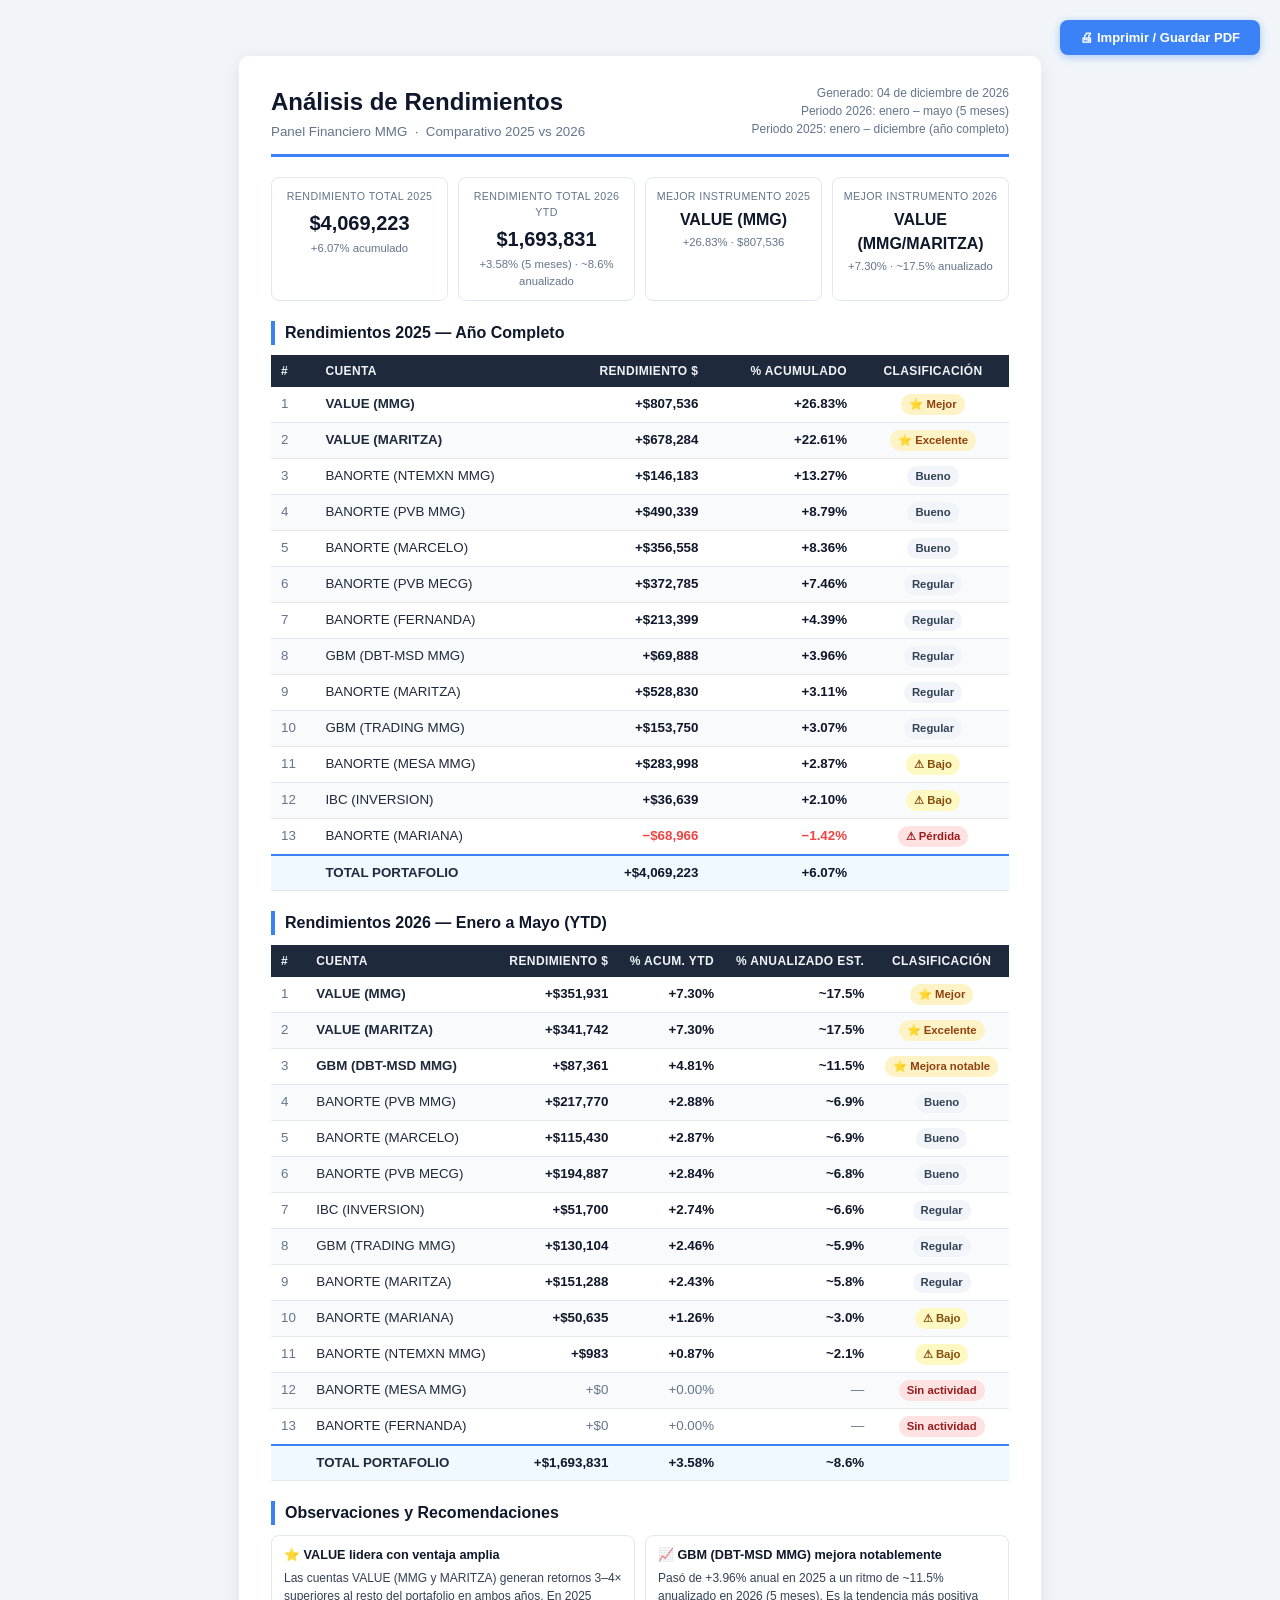
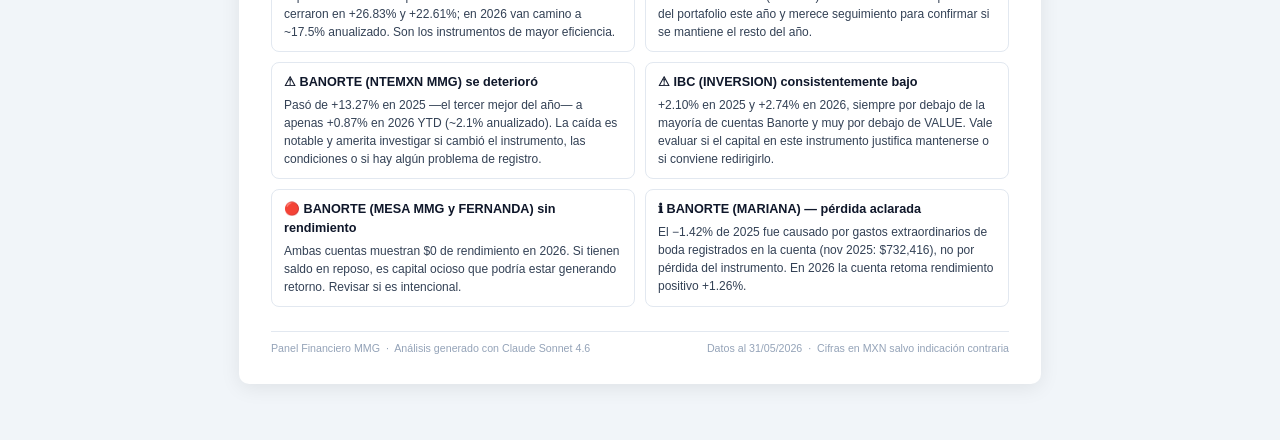
<file: reporte-rendimientos-2025-2026.html>
<!DOCTYPE html>
<html lang="es">
<head>
  <meta charset="UTF-8">
  <title>Análisis de Rendimientos 2025–2026</title>
  <style>
    @page {
      size: Letter;
      margin: 18mm 18mm 18mm 18mm;
    }
    * { box-sizing: border-box; margin: 0; padding: 0; }
    body {
      font-family: 'Segoe UI', Arial, sans-serif;
      font-size: 11pt;
      color: #1e293b;
      background: #fff;
      line-height: 1.5;
    }

    /* ── Header ── */
    .report-header {
      display: flex;
      align-items: flex-start;
      justify-content: space-between;
      border-bottom: 3px solid #3b82f6;
      padding-bottom: 12px;
      margin-bottom: 20px;
    }
    .report-header h1 {
      font-size: 18pt;
      font-weight: 800;
      color: #0f172a;
    }
    .report-header .subtitle {
      font-size: 10pt;
      color: #64748b;
      margin-top: 2px;
    }
    .report-header .meta {
      text-align: right;
      font-size: 9pt;
      color: #64748b;
    }

    /* ── Section titles ── */
    .section-title {
      font-size: 12pt;
      font-weight: 700;
      color: #0f172a;
      margin: 20px 0 10px;
      padding-left: 10px;
      border-left: 4px solid #3b82f6;
    }

    /* ── Tables ── */
    table {
      width: 100%;
      border-collapse: collapse;
      font-size: 10pt;
      margin-bottom: 16px;
    }
    thead th {
      background: #1e293b;
      color: #f1f5f9;
      font-weight: 700;
      padding: 7px 10px;
      text-align: left;
      font-size: 9pt;
      text-transform: uppercase;
      letter-spacing: 0.4px;
    }
    thead th.right { text-align: right; }
    thead th.center { text-align: center; }
    tbody tr:nth-child(even) { background: #f8fafc; }
    tbody tr:hover { background: #eff6ff; }
    tbody td {
      padding: 7px 10px;
      border-bottom: 1px solid #e2e8f0;
      vertical-align: middle;
    }
    tbody td.right { text-align: right; font-variant-numeric: tabular-nums; }
    tbody td.center { text-align: center; }

    /* ── Value colors ── */
    .pos  { color: #0f172a; font-weight: 700; }
    .neg  { color: #ef4444; font-weight: 700; }
    .muted { color: #64748b; }
    .badge {
      display: inline-block;
      padding: 2px 8px;
      border-radius: 10px;
      font-size: 8.5pt;
      font-weight: 700;
    }
    .badge-gold   { background: #fef3c7; color: #92400e; }
    .badge-silver { background: #f1f5f9; color: #334155; }
    .badge-red    { background: #fee2e2; color: #991b1b; }
    .badge-warn   { background: #fef9c3; color: #854d0e; }

    /* ── Observations ── */
    .obs-grid {
      display: grid;
      grid-template-columns: 1fr 1fr;
      gap: 10px;
      margin-bottom: 16px;
    }
    .obs-card {
      border: 1px solid #e2e8f0;
      border-radius: 8px;
      padding: 10px 12px;
    }
    .obs-card .obs-title {
      font-size: 9.5pt;
      font-weight: 700;
      color: #0f172a;
      margin-bottom: 4px;
    }
    .obs-card .obs-body {
      font-size: 9pt;
      color: #334155;
      line-height: 1.5;
    }

    /* ── Summary KPIs ── */
    .kpi-row {
      display: grid;
      grid-template-columns: repeat(4, 1fr);
      gap: 10px;
      margin-bottom: 20px;
    }
    .kpi-card {
      border: 1px solid #e2e8f0;
      border-radius: 8px;
      padding: 10px;
      text-align: center;
    }
    .kpi-label { font-size: 8pt; color: #64748b; text-transform: uppercase; letter-spacing: 0.4px; margin-bottom: 4px; }
    .kpi-value { font-size: 15pt; font-weight: 800; color: #0f172a; }
    .kpi-sub   { font-size: 8.5pt; color: #64748b; margin-top: 2px; }

    /* ── Footer ── */
    .report-footer {
      border-top: 1px solid #e2e8f0;
      padding-top: 8px;
      margin-top: 24px;
      font-size: 8pt;
      color: #94a3b8;
      display: flex;
      justify-content: space-between;
    }

    /* ── Print ── */
    @media print {
      body { font-size: 10pt; }
      .no-print { display: none; }
      .obs-grid { grid-template-columns: 1fr 1fr; }
    }

    /* ── Screen only ── */
    @media screen {
      body { max-width: 850px; margin: 32px auto; padding: 24px; background: #f1f5f9; }
      .page { background: #fff; padding: 28px 32px; border-radius: 10px; box-shadow: 0 4px 20px rgba(0,0,0,0.08); }
      .print-btn {
        position: fixed;
        top: 20px;
        right: 20px;
        background: #3b82f6;
        color: #fff;
        border: none;
        padding: 10px 20px;
        border-radius: 8px;
        font-size: 13px;
        font-weight: 700;
        cursor: pointer;
        box-shadow: 0 2px 8px rgba(59,130,246,0.4);
      }
      .print-btn:hover { background: #2563eb; }
    }
  </style>
</head>
<body>

<button class="print-btn no-print" onclick="window.print()">🖨 Imprimir / Guardar PDF</button>

<div class="page">

  <!-- Header -->
  <div class="report-header">
    <div>
      <h1>Análisis de Rendimientos</h1>
      <div class="subtitle">Panel Financiero MMG &nbsp;·&nbsp; Comparativo 2025 vs 2026</div>
    </div>
    <div class="meta">
      <div>Generado: <script>document.write(new Date().toLocaleDateString('es-MX',{day:'2-digit',month:'long',year:'numeric'}))</script></div>
      <div>Periodo 2026: enero – mayo (5 meses)</div>
      <div>Periodo 2025: enero – diciembre (año completo)</div>
    </div>
  </div>

  <!-- KPIs -->
  <div class="kpi-row">
    <div class="kpi-card">
      <div class="kpi-label">Rendimiento Total 2025</div>
      <div class="kpi-value pos">$4,069,223</div>
      <div class="kpi-sub">+6.07% acumulado</div>
    </div>
    <div class="kpi-card">
      <div class="kpi-label">Rendimiento Total 2026 YTD</div>
      <div class="kpi-value pos">$1,693,831</div>
      <div class="kpi-sub">+3.58% (5 meses) · ~8.6% anualizado</div>
    </div>
    <div class="kpi-card">
      <div class="kpi-label">Mejor instrumento 2025</div>
      <div class="kpi-value" style="font-size:12pt;color:#0f172a;">VALUE (MMG)</div>
      <div class="kpi-sub">+26.83% · $807,536</div>
    </div>
    <div class="kpi-card">
      <div class="kpi-label">Mejor instrumento 2026</div>
      <div class="kpi-value" style="font-size:12pt;color:#0f172a;">VALUE (MMG/MARITZA)</div>
      <div class="kpi-sub">+7.30% · ~17.5% anualizado</div>
    </div>
  </div>

  <!-- Tabla 2025 -->
  <div class="section-title">Rendimientos 2025 — Año Completo</div>
  <table>
    <thead>
      <tr>
        <th>#</th>
        <th>Cuenta</th>
        <th class="right">Rendimiento $</th>
        <th class="right">% Acumulado</th>
        <th class="center">Clasificación</th>
      </tr>
    </thead>
    <tbody>
      <tr>
        <td class="muted">1</td>
        <td><strong>VALUE (MMG)</strong></td>
        <td class="right pos">+$807,536</td>
        <td class="right pos">+26.83%</td>
        <td class="center"><span class="badge badge-gold">⭐ Mejor</span></td>
      </tr>
      <tr>
        <td class="muted">2</td>
        <td><strong>VALUE (MARITZA)</strong></td>
        <td class="right pos">+$678,284</td>
        <td class="right pos">+22.61%</td>
        <td class="center"><span class="badge badge-gold">⭐ Excelente</span></td>
      </tr>
      <tr>
        <td class="muted">3</td>
        <td>BANORTE (NTEMXN MMG)</td>
        <td class="right pos">+$146,183</td>
        <td class="right pos">+13.27%</td>
        <td class="center"><span class="badge badge-silver">Bueno</span></td>
      </tr>
      <tr>
        <td class="muted">4</td>
        <td>BANORTE (PVB MMG)</td>
        <td class="right pos">+$490,339</td>
        <td class="right pos">+8.79%</td>
        <td class="center"><span class="badge badge-silver">Bueno</span></td>
      </tr>
      <tr>
        <td class="muted">5</td>
        <td>BANORTE (MARCELO)</td>
        <td class="right pos">+$356,558</td>
        <td class="right pos">+8.36%</td>
        <td class="center"><span class="badge badge-silver">Bueno</span></td>
      </tr>
      <tr>
        <td class="muted">6</td>
        <td>BANORTE (PVB MECG)</td>
        <td class="right pos">+$372,785</td>
        <td class="right pos">+7.46%</td>
        <td class="center"><span class="badge badge-silver">Regular</span></td>
      </tr>
      <tr>
        <td class="muted">7</td>
        <td>BANORTE (FERNANDA)</td>
        <td class="right pos">+$213,399</td>
        <td class="right pos">+4.39%</td>
        <td class="center"><span class="badge badge-silver">Regular</span></td>
      </tr>
      <tr>
        <td class="muted">8</td>
        <td>GBM (DBT-MSD MMG)</td>
        <td class="right pos">+$69,888</td>
        <td class="right pos">+3.96%</td>
        <td class="center"><span class="badge badge-silver">Regular</span></td>
      </tr>
      <tr>
        <td class="muted">9</td>
        <td>BANORTE (MARITZA)</td>
        <td class="right pos">+$528,830</td>
        <td class="right pos">+3.11%</td>
        <td class="center"><span class="badge badge-silver">Regular</span></td>
      </tr>
      <tr>
        <td class="muted">10</td>
        <td>GBM (TRADING MMG)</td>
        <td class="right pos">+$153,750</td>
        <td class="right pos">+3.07%</td>
        <td class="center"><span class="badge badge-silver">Regular</span></td>
      </tr>
      <tr>
        <td class="muted">11</td>
        <td>BANORTE (MESA MMG)</td>
        <td class="right pos">+$283,998</td>
        <td class="right pos">+2.87%</td>
        <td class="center"><span class="badge badge-warn">⚠ Bajo</span></td>
      </tr>
      <tr>
        <td class="muted">12</td>
        <td>IBC (INVERSION)</td>
        <td class="right pos">+$36,639</td>
        <td class="right pos">+2.10%</td>
        <td class="center"><span class="badge badge-warn">⚠ Bajo</span></td>
      </tr>
      <tr>
        <td class="muted">13</td>
        <td>BANORTE (MARIANA)</td>
        <td class="right neg">−$68,966</td>
        <td class="right neg">−1.42%</td>
        <td class="center"><span class="badge badge-red">⚠ Pérdida</span></td>
      </tr>
      <tr style="background:#f0f9ff;font-weight:700;border-top:2px solid #3b82f6;">
        <td></td>
        <td>TOTAL PORTAFOLIO</td>
        <td class="right pos">+$4,069,223</td>
        <td class="right pos">+6.07%</td>
        <td></td>
      </tr>
    </tbody>
  </table>

  <!-- Tabla 2026 -->
  <div class="section-title">Rendimientos 2026 — Enero a Mayo (YTD)</div>
  <table>
    <thead>
      <tr>
        <th>#</th>
        <th>Cuenta</th>
        <th class="right">Rendimiento $</th>
        <th class="right">% Acum. YTD</th>
        <th class="right">% Anualizado est.</th>
        <th class="center">Clasificación</th>
      </tr>
    </thead>
    <tbody>
      <tr>
        <td class="muted">1</td>
        <td><strong>VALUE (MMG)</strong></td>
        <td class="right pos">+$351,931</td>
        <td class="right pos">+7.30%</td>
        <td class="right pos">~17.5%</td>
        <td class="center"><span class="badge badge-gold">⭐ Mejor</span></td>
      </tr>
      <tr>
        <td class="muted">2</td>
        <td><strong>VALUE (MARITZA)</strong></td>
        <td class="right pos">+$341,742</td>
        <td class="right pos">+7.30%</td>
        <td class="right pos">~17.5%</td>
        <td class="center"><span class="badge badge-gold">⭐ Excelente</span></td>
      </tr>
      <tr>
        <td class="muted">3</td>
        <td><strong>GBM (DBT-MSD MMG)</strong></td>
        <td class="right pos">+$87,361</td>
        <td class="right pos">+4.81%</td>
        <td class="right pos">~11.5%</td>
        <td class="center"><span class="badge badge-gold">⭐ Mejora notable</span></td>
      </tr>
      <tr>
        <td class="muted">4</td>
        <td>BANORTE (PVB MMG)</td>
        <td class="right pos">+$217,770</td>
        <td class="right pos">+2.88%</td>
        <td class="right pos">~6.9%</td>
        <td class="center"><span class="badge badge-silver">Bueno</span></td>
      </tr>
      <tr>
        <td class="muted">5</td>
        <td>BANORTE (MARCELO)</td>
        <td class="right pos">+$115,430</td>
        <td class="right pos">+2.87%</td>
        <td class="right pos">~6.9%</td>
        <td class="center"><span class="badge badge-silver">Bueno</span></td>
      </tr>
      <tr>
        <td class="muted">6</td>
        <td>BANORTE (PVB MECG)</td>
        <td class="right pos">+$194,887</td>
        <td class="right pos">+2.84%</td>
        <td class="right pos">~6.8%</td>
        <td class="center"><span class="badge badge-silver">Bueno</span></td>
      </tr>
      <tr>
        <td class="muted">7</td>
        <td>IBC (INVERSION)</td>
        <td class="right pos">+$51,700</td>
        <td class="right pos">+2.74%</td>
        <td class="right pos">~6.6%</td>
        <td class="center"><span class="badge badge-silver">Regular</span></td>
      </tr>
      <tr>
        <td class="muted">8</td>
        <td>GBM (TRADING MMG)</td>
        <td class="right pos">+$130,104</td>
        <td class="right pos">+2.46%</td>
        <td class="right pos">~5.9%</td>
        <td class="center"><span class="badge badge-silver">Regular</span></td>
      </tr>
      <tr>
        <td class="muted">9</td>
        <td>BANORTE (MARITZA)</td>
        <td class="right pos">+$151,288</td>
        <td class="right pos">+2.43%</td>
        <td class="right pos">~5.8%</td>
        <td class="center"><span class="badge badge-silver">Regular</span></td>
      </tr>
      <tr>
        <td class="muted">10</td>
        <td>BANORTE (MARIANA)</td>
        <td class="right pos">+$50,635</td>
        <td class="right pos">+1.26%</td>
        <td class="right pos">~3.0%</td>
        <td class="center"><span class="badge badge-warn">⚠ Bajo</span></td>
      </tr>
      <tr>
        <td class="muted">11</td>
        <td>BANORTE (NTEMXN MMG)</td>
        <td class="right pos">+$983</td>
        <td class="right pos">+0.87%</td>
        <td class="right pos">~2.1%</td>
        <td class="center"><span class="badge badge-warn">⚠ Bajo</span></td>
      </tr>
      <tr>
        <td class="muted">12</td>
        <td>BANORTE (MESA MMG)</td>
        <td class="right muted">+$0</td>
        <td class="right muted">+0.00%</td>
        <td class="right muted">—</td>
        <td class="center"><span class="badge badge-red">Sin actividad</span></td>
      </tr>
      <tr>
        <td class="muted">13</td>
        <td>BANORTE (FERNANDA)</td>
        <td class="right muted">+$0</td>
        <td class="right muted">+0.00%</td>
        <td class="right muted">—</td>
        <td class="center"><span class="badge badge-red">Sin actividad</span></td>
      </tr>
      <tr style="background:#f0f9ff;font-weight:700;border-top:2px solid #3b82f6;">
        <td></td>
        <td>TOTAL PORTAFOLIO</td>
        <td class="right pos">+$1,693,831</td>
        <td class="right pos">+3.58%</td>
        <td class="right pos">~8.6%</td>
        <td></td>
      </tr>
    </tbody>
  </table>

  <!-- Observaciones -->
  <div class="section-title">Observaciones y Recomendaciones</div>
  <div class="obs-grid">
    <div class="obs-card">
      <div class="obs-title">⭐ VALUE lidera con ventaja amplia</div>
      <div class="obs-body">Las cuentas VALUE (MMG y MARITZA) generan retornos 3–4× superiores al resto del portafolio en ambos años. En 2025 cerraron en +26.83% y +22.61%; en 2026 van camino a ~17.5% anualizado. Son los instrumentos de mayor eficiencia.</div>
    </div>
    <div class="obs-card">
      <div class="obs-title">📈 GBM (DBT-MSD MMG) mejora notablemente</div>
      <div class="obs-body">Pasó de +3.96% anual en 2025 a un ritmo de ~11.5% anualizado en 2026 (5 meses). Es la tendencia más positiva del portafolio este año y merece seguimiento para confirmar si se mantiene el resto del año.</div>
    </div>
    <div class="obs-card">
      <div class="obs-title">⚠ BANORTE (NTEMXN MMG) se deterioró</div>
      <div class="obs-body">Pasó de +13.27% en 2025 —el tercer mejor del año— a apenas +0.87% en 2026 YTD (~2.1% anualizado). La caída es notable y amerita investigar si cambió el instrumento, las condiciones o si hay algún problema de registro.</div>
    </div>
    <div class="obs-card">
      <div class="obs-title">⚠ IBC (INVERSION) consistentemente bajo</div>
      <div class="obs-body">+2.10% en 2025 y +2.74% en 2026, siempre por debajo de la mayoría de cuentas Banorte y muy por debajo de VALUE. Vale evaluar si el capital en este instrumento justifica mantenerse o si conviene redirigirlo.</div>
    </div>
    <div class="obs-card">
      <div class="obs-title">🔴 BANORTE (MESA MMG y FERNANDA) sin rendimiento</div>
      <div class="obs-body">Ambas cuentas muestran $0 de rendimiento en 2026. Si tienen saldo en reposo, es capital ocioso que podría estar generando retorno. Revisar si es intencional.</div>
    </div>
    <div class="obs-card">
      <div class="obs-title">ℹ BANORTE (MARIANA) — pérdida aclarada</div>
      <div class="obs-body">El −1.42% de 2025 fue causado por gastos extraordinarios de boda registrados en la cuenta (nov 2025: $732,416), no por pérdida del instrumento. En 2026 la cuenta retoma rendimiento positivo +1.26%.</div>
    </div>
  </div>

  <!-- Footer -->
  <div class="report-footer">
    <span>Panel Financiero MMG &nbsp;·&nbsp; Análisis generado con Claude Sonnet 4.6</span>
    <span>Datos al 31/05/2026 &nbsp;·&nbsp; Cifras en MXN salvo indicación contraria</span>
  </div>

</div>
</body>
</html>
</file>
